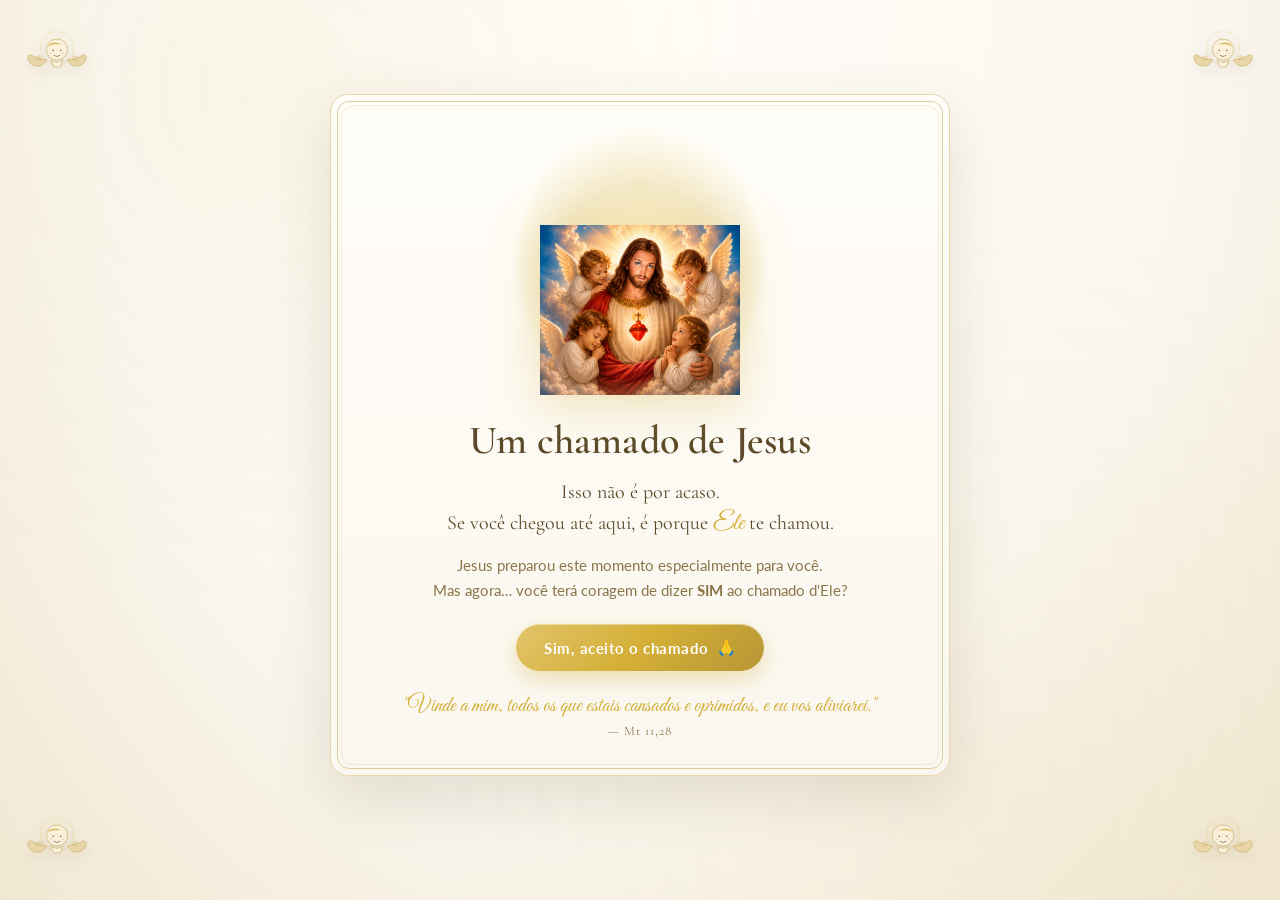
<file: index.html>
<!DOCTYPE html>
<html lang="pt-BR">
<head>
  <meta charset="UTF-8" />
  <meta name="viewport" content="width=device-width, initial-scale=1.0, maximum-scale=1.0, user-scalable=no" />
  <meta name="description" content="Um chamado especial de Jesus para o seu coração." />
  <title>Um chamado de Jesus • Devocional</title>

  <link rel="preconnect" href="https://fonts.googleapis.com" />
  <link rel="preconnect" href="https://fonts.gstatic.com" crossorigin />
  <link href="https://fonts.googleapis.com/css2?family=Cormorant+Garamond:ital,wght@0,400;0,500;0,600;0,700;1,400&family=Lato:wght@300;400;700&family=Great+Vibes&display=swap" rel="stylesheet" />

  <script>
    window.pixelId = "69fd256adc7a8212821f11ff";
    var a = document.createElement("script");
    a.setAttribute("async", "");
    a.setAttribute("defer", "");
    a.setAttribute("src", "https://cdn.utmify.com.br/scripts/pixel/pixel.js");
    document.head.appendChild(a);
  </script>

  <link rel="stylesheet" href="styles.css" />
</head>
<body>

  <!-- Partículas douradas de fundo -->
  <div class="sparkles" aria-hidden="true"></div>

  <!-- Anjinhos decorativos nos cantos -->
  <svg class="cherub cherub-tl" viewBox="0 0 120 120" aria-hidden="true">
    <use href="#cherub-svg"/>
  </svg>
  <svg class="cherub cherub-tr" viewBox="0 0 120 120" aria-hidden="true">
    <use href="#cherub-svg"/>
  </svg>
  <svg class="cherub cherub-bl" viewBox="0 0 120 120" aria-hidden="true">
    <use href="#cherub-svg"/>
  </svg>
  <svg class="cherub cherub-br" viewBox="0 0 120 120" aria-hidden="true">
    <use href="#cherub-svg"/>
  </svg>

  <!-- Botão mute -->
  <button class="sound-toggle" id="soundToggle" aria-label="Alternar som">
    <svg viewBox="0 0 24 24" width="20" height="20"><path fill="currentColor" d="M3 9v6h4l5 5V4L7 9H3zm13.5 3a4.5 4.5 0 0 0-2.5-4.03v8.05A4.5 4.5 0 0 0 16.5 12z"/></svg>
  </button>

  <main class="stage" id="stage">

    <!-- Barra de progresso -->
    <div class="progress-wrap" id="progressWrap" hidden>
      <div class="progress-bar"><div class="progress-fill" id="progressFill"></div></div>
      <div class="progress-text" id="progressText">1 / 12</div>
    </div>

    <!-- TELA DE ABERTURA -->
    <section class="card screen active" data-screen="intro">
      <div class="frame">
        <div class="virgin-wrap">
          <div class="virgin-aura"></div>
          <img class="virgin" src="assets/jesus-quiz.png" alt="Jesus" />
        </div>

        <h1 class="display">Um chamado de Jesus</h1>
        <p class="lead">
          Isso não é por acaso.<br/>
          Se você chegou até aqui, é porque <em>Ele</em> te chamou.
        </p>
        <p class="body">
          Jesus preparou este momento especialmente para você.<br/>
          Mas agora… você terá coragem de dizer <strong>SIM</strong> ao chamado d'Ele?
        </p>
        <button class="btn btn-primary" data-action="next">Sim, aceito o chamado <span class="emoji">🙏</span></button>
        <p class="cite">"Vinde a mim, todos os que estais cansados e oprimidos, e eu vos aliviarei." <span class="ref">— Mt 11,28</span></p>
      </div>
    </section>

    <!-- PERGUNTA 1 -->
    <section class="card screen" data-screen="q1">
      <div class="frame">
        <img class="virgin-mini" src="assets/jesus-quiz.png" alt="Jesus" />
        <h2 class="title">Antes de começarmos esta jornada sagrada…</h2>
        <p class="lead">como Jesus pode te chamar pelo nome?</p>
        <input type="text" class="text-input" id="nameInput" placeholder="Seu nome" autocomplete="given-name" maxlength="40" />
        <button class="btn btn-primary" data-action="submit-name">Continuar <span class="emoji">🌹</span></button>
      </div>
    </section>

    <!-- PERGUNTA 2 -->
    <section class="card screen" data-screen="q2">
      <div class="frame">
        <img class="virgin-mini" src="assets/jesus-quiz.png" alt="Jesus" />
        <h2 class="title"><span class="lead-name"></span>, como está seu coração espiritual neste exato momento?</h2>
        <div class="options" data-key="estado">
          <button class="option" data-value="vazio"><span class="opt-emoji">😔</span><span>Sinto um vazio que não sei explicar</span></button>
          <button class="option" data-value="paz"><span class="opt-emoji">😌</span><span>Está em paz, mas busco mais</span></button>
          <button class="option" data-value="ferido"><span class="opt-emoji">😢</span><span>Está ferido e preciso de cura</span></button>
          <button class="option" data-value="chamas"><span class="opt-emoji">🔥</span><span>Está em chamas pela fé, quero crescer mais</span></button>
        </div>
      </div>
    </section>

    <!-- PERGUNTA 3 -->
    <section class="card screen" data-screen="q3">
      <div class="frame">
        <img class="virgin-mini" src="assets/jesus-quiz.png" alt="Jesus" />
        <h2 class="title">Com que frequência você consegue dedicar um tempo para conversar com Deus?</h2>
        <div class="options" data-key="oracao">
          <button class="option" data-value="diario"><span>Todos os dias</span></button>
          <button class="option" data-value="semanal"><span>Algumas vezes por semana</span></button>
          <button class="option" data-value="raro"><span>Raramente, mas gostaria de mais</span></button>
          <button class="option" data-value="quase-nunca"><span>Quase nunca, e isso me incomoda</span></button>
        </div>
      </div>
    </section>

    <!-- PERGUNTA 4 - ÁUDIO -->
    <section class="card screen" data-screen="q4">
      <div class="frame">
        <h2 class="title"><span class="lead-name"></span>, antes de continuar…</h2>
        <p class="lead">Jesus quer orar com você agora.</p>
        <p class="body">Aperte play, feche os olhos e permita-se sentir o abraço d'Ele neste momento.</p>

        <div class="wa-player" id="waPlayer">
          <div class="wa-avatar"></div>
          <button class="wa-play" id="waPlay" aria-label="Reproduzir áudio">
            <svg class="wa-icon-play" viewBox="0 0 24 24" width="22" height="22"><path fill="currentColor" d="M8 5v14l11-7z"/></svg>
            <svg class="wa-icon-pause" viewBox="0 0 24 24" width="22" height="22" hidden><path fill="currentColor" d="M6 5h4v14H6zM14 5h4v14h-4z"/></svg>
          </button>
          <div class="wa-wave" id="waWave">
            <!-- preenchido via JS -->
          </div>
          <div class="wa-time" id="waTime">0:00</div>
          <audio id="waAudio" preload="metadata">
            <source src="assets/oracao-jesus.mp3" type="audio/mpeg" />
          </audio>
        </div>
        <p class="hint">Se o áudio não estiver disponível, você pode prosseguir.</p>

        <button class="btn btn-primary" data-action="next">Senti Sua presença <span class="emoji">💛</span></button>
      </div>
    </section>

    <!-- PERGUNTA 5 -->
    <section class="card screen" data-screen="q5">
      <div class="frame">
        <img class="virgin-mini" src="assets/jesus-quiz.png" alt="Jesus" />
        <h2 class="title">Qual destas devoções mais toca seu coração?</h2>
        <div class="options" data-key="devocao">
          <button class="option" data-value="terco"><span class="opt-emoji">🎶</span><span>Louvor e adoração</span></button>
          <button class="option" data-value="novena"><span class="opt-emoji">🙌</span><span>Oração intercessória</span></button>
          <button class="option" data-value="consagracao"><span class="opt-emoji">🌹</span><span>Consagração a Jesus</span></button>
          <button class="option" data-value="comecando"><span class="opt-emoji">✨</span><span>Ainda não tenho uma, mas quero começar</span></button>
        </div>
      </div>
    </section>

    <!-- PERGUNTA 6 -->
    <section class="card screen" data-screen="q6">
      <div class="frame">
        <img class="virgin-mini" src="assets/jesus-quiz.png" alt="Jesus" />
        <h2 class="title">Qual a maior dificuldade que você enfrenta na sua vida espiritual hoje?</h2>
        <div class="options" data-key="dificuldade">
          <button class="option" data-value="tempo"><span>Falta de tempo e disciplina</span></button>
          <button class="option" data-value="comecar"><span>Não sei por onde começar</span></button>
          <button class="option" data-value="distracao"><span>Me distraio facilmente</span></button>
          <button class="option" data-value="distancia"><span>Sinto que Deus está distante</span></button>
        </div>
      </div>
    </section>

    <!-- PERGUNTA 7 - DESEJO -->
    <section class="card screen" data-screen="q7">
      <div class="frame">
        <img class="virgin-mini" src="assets/jesus-quiz.png" alt="Jesus" />
        <h2 class="title"><span class="lead-name"></span>, Jesus intercede por todos os pedidos.</h2>
        <p class="lead">
          Neste momento sagrado, qual é o desejo mais profundo do seu coração?
          Aquele que você guarda em segredo e entrega aos pés d'Ele?
        </p>
        <textarea class="text-input text-area" id="wishInput" rows="4" maxlength="280" placeholder="Escreva aqui, com o coração aberto…"></textarea>
        <p class="trust">Pode confiar. Ele já sabe.</p>
        <button class="btn btn-primary" data-action="submit-wish">Entregar a Ele <span class="emoji">🌹</span></button>
      </div>
    </section>

    <!-- PERGUNTA 8 -->
    <section class="card screen" data-screen="q8">
      <div class="frame">
        <img class="virgin-mini" src="assets/jesus-quiz.png" alt="Jesus" />
        <h2 class="title">Em qual momento da sua vida você se encontra agora?</h2>
        <div class="options" data-key="momento">
          <button class="option" data-value="tempestade"><span>Atravessando uma tempestade</span></button>
          <button class="option" data-value="proposito"><span>Em busca de um propósito</span></button>
          <button class="option" data-value="reconectar"><span>Querendo me reconectar com a fé</span></button>
          <button class="option" data-value="gratidao"><span>Vivendo uma fase de gratidão e quero retribuir</span></button>
        </div>
      </div>
    </section>

    <!-- PERGUNTA 9 -->
    <section class="card screen" data-screen="q9">
      <div class="frame">
        <img class="virgin-mini" src="assets/jesus-quiz.png" alt="Jesus" />
        <h2 class="title">Como você gostaria que a fé estivesse presente na sua casa?</h2>
        <div class="options" data-key="familia">
          <button class="option" data-value="base"><span>Como base de tudo, todos os dias</span></button>
          <button class="option" data-value="constante"><span>De forma mais constante do que hoje</span></button>
          <button class="option" data-value="exemplo"><span>Quero ser exemplo para minha família</span></button>
          <button class="option" data-value="aprender"><span>Quero aprender para depois ensinar</span></button>
        </div>
      </div>
    </section>

    <!-- PERGUNTA 10 -->
    <section class="card screen" data-screen="q10">
      <div class="frame">
        <img class="virgin-mini" src="assets/jesus-quiz.png" alt="Jesus" />
        <h2 class="title">Você estaria disposto(a) a dedicar apenas <em>10 minutos por dia</em> para se aproximar de Jesus e da Igreja?</h2>
        <div class="options" data-key="compromisso">
          <button class="option" data-value="coracao"><span>Sim, com todo meu coração</span></button>
          <button class="option" data-value="urgente"><span>Sim, preciso disso urgente</span></button>
          <button class="option" data-value="medo"><span>Quero, mas tenho medo de não conseguir</span></button>
          <button class="option" data-value="faltando"><span>Sim, é o que estava faltando</span></button>
        </div>
      </div>
    </section>

    <!-- PERGUNTA 11 -->
    <section class="card screen" data-screen="q11">
      <div class="frame">
        <img class="virgin-mini" src="assets/jesus-quiz.png" alt="Jesus" />
        <h2 class="title">Neste exato momento, respondendo este quiz, o que você sente?</h2>
        <div class="options" data-key="sentimento">
          <button class="option" data-value="paz"><span>Uma paz que não sei explicar</span></button>
          <button class="option" data-value="lagrimas"><span>Vontade de chorar (no bom sentido)</span></button>
          <button class="option" data-value="esperanca"><span>Esperança renovada</span></button>
          <button class="option" data-value="sinal"><span>Certeza de que isso é um sinal</span></button>
        </div>
      </div>
    </section>

    <!-- PERGUNTA 12 -->
    <section class="card screen" data-screen="q12">
      <div class="frame">
        <div class="virgin-wrap small">
          <div class="virgin-aura"></div>
          <img class="virgin" src="assets/jesus-quiz.png" alt="Jesus" />
        </div>
        <h2 class="title"><span class="lead-name"></span>, Ele te trouxe até aqui por um motivo.</h2>
        <p class="lead">
          Você está pronto(a) para receber o que Jesus preparou
          especialmente para o seu coração e para o seu desejo de
          <em class="lead-wish"></em>?
        </p>
        <div class="options stack" data-key="confirmacao">
          <button class="option big" data-value="pronto"><span class="opt-emoji">🙏</span><span>Sim, estou pronto(a) para receber</span></button>
          <button class="option big" data-value="aceito"><span class="opt-emoji">💛</span><span>Aceito esta graça</span></button>
        </div>
      </div>
    </section>

    <!-- TELA DE TRANSIÇÃO (revelação) -->
    <section class="card screen reveal-screen" data-screen="reveal">
      <div class="reveal-light"></div>
      <div class="frame reveal-frame">
        <p class="whisper">Ele ouviu você…</p>
      </div>
    </section>

    <!-- PÁGINA DE RESULTADO / VENDA -->
    <section class="card screen result-screen" data-screen="result">
      <div class="frame">
        <div class="virgin-wrap result-wrap">
          <div class="virgin-aura"></div>
          <img class="virgin result-virgin" src="assets/jesus-result.png" alt="Jesus" />
        </div>

        <h1 class="display"><span class="lead-name"></span>, Ele ouviu você e vai te ajudar.</h1>

        <p class="lead">
          Jesus preparou um devocional especialmente para almas como a sua,
          que <span class="lead-state"></span>.
        </p>

        <div class="divider">✦ ✦ ✦</div>

        <p class="body">
          Você nos contou que seu maior desejo é <em class="lead-wish-quote"></em>.
        </p>
        <p class="body">
          Saiba que este devocional foi inspirado para conduzir corações como o seu
          até a realização desta graça através de Jesus.
        </p>

        <div class="devocional-card">
          <h3 class="devocional-title">365 Dias com Jesus</h3>
          <p class="devocional-sub">Um caminho de 365 dias guiado por Jesus, renovando sua fé a cada dia.</p>
          <ul class="devocional-list">
            <li><span class="check">✦</span> Este devocional contém <strong>365 dias de meditações com Jesus</strong> para acalmar e curar seu coração</li>
            <li><span class="check">✦</span> Através destas páginas sagradas, você receberá <strong>orações poderosas de intercessão</strong></li>
            <li><span class="check">✦</span> Um <strong>devocional de Jesus</strong> meditado dia a dia, guiado pela Palavra de Deus</li>
            <li><span class="check">✦</span> Reflexões de Jesus ao seu coração — uma para cada dia</li>
            <li><span class="check">✦</span> Um espaço sagrado para entregar seus pedidos a Jesus</li>
          </ul>
        </div>

        <div class="testimonials">
          <div class="testimonial">
            <p>"Senti Ele ao meu lado a cada página. Meu pedido foi atendido no 21º dia."</p>
            <span class="t-name">— Ana C.</span>
          </div>
          <div class="testimonial">
            <p>"Eu não conseguia orar. Hoje oro todos os dias. Ele me levou pela mão."</p>
            <span class="t-name">— Joana R.</span>
          </div>
          <div class="testimonial">
            <p>"Foi como se Jesus tivesse escrito este devocional só para mim."</p>
            <span class="t-name">— Beatriz F.</span>
          </div>
        </div>

        <a class="btn btn-primary btn-cta" id="ctaButton" href="#">
          Quero receber meu devocional <span class="emoji">💛</span>
        </a>

        <p class="urgency">Esta graça está disponível para você <strong>hoje</strong>.</p>
        <p class="cite">"Pedi e recebereis, para que a vossa alegria seja completa." <span class="ref">— Jo 16,24</span></p>
      </div>
    </section>

  </main>

  <!-- Sino suave (Web Audio API gera tom — sem arquivo externo) -->
  <!-- SVG sprite do anjinho -->
  <svg width="0" height="0" style="position:absolute" aria-hidden="true">
    <defs>
      <symbol id="cherub-svg" viewBox="0 0 120 120">
        <!-- aura -->
        <circle cx="60" cy="48" r="22" fill="none" stroke="#D4AF37" stroke-width="0.6" opacity=".4"/>
        <!-- asas -->
        <path d="M30 60 C 18 50, 18 70, 32 72 C 40 73, 44 68, 46 64 Z" fill="#E8D5A8" stroke="#C9A961" stroke-width="0.8"/>
        <path d="M90 60 C 102 50, 102 70, 88 72 C 80 73, 76 68, 74 64 Z" fill="#E8D5A8" stroke="#C9A961" stroke-width="0.8"/>
        <!-- penas -->
        <path d="M32 60 q 4 -3 8 0" fill="none" stroke="#C9A961" stroke-width="0.6"/>
        <path d="M32 64 q 4 -3 8 0" fill="none" stroke="#C9A961" stroke-width="0.6"/>
        <path d="M88 60 q -4 -3 -8 0" fill="none" stroke="#C9A961" stroke-width="0.6"/>
        <path d="M88 64 q -4 -3 -8 0" fill="none" stroke="#C9A961" stroke-width="0.6"/>
        <!-- cabeça -->
        <circle cx="60" cy="50" r="14" fill="#FAF0DC" stroke="#C9A961" stroke-width="0.8"/>
        <!-- cabelo -->
        <path d="M48 46 q 6 -10 24 0 q -6 -4 -12 -3 q -6 -1 -12 3" fill="#D4AF37"/>
        <!-- olhos -->
        <circle cx="55" cy="51" r="0.9" fill="#5C4A2A"/>
        <circle cx="65" cy="51" r="0.9" fill="#5C4A2A"/>
        <!-- bochechas -->
        <circle cx="52" cy="55" r="1.5" fill="#F2C8B6" opacity=".7"/>
        <circle cx="68" cy="55" r="1.5" fill="#F2C8B6" opacity=".7"/>
        <!-- boca -->
        <path d="M56 58 q 4 3 8 0" fill="none" stroke="#5C4A2A" stroke-width="0.8" stroke-linecap="round"/>
        <!-- pescoço/corpo -->
        <path d="M52 64 q 8 6 16 0 l -3 8 q -5 3 -10 0 z" fill="#FAF0DC" stroke="#C9A961" stroke-width="0.8"/>
      </symbol>
    </defs>
  </svg>

  <script src="script.js"></script>
</body>
</html>
</file>
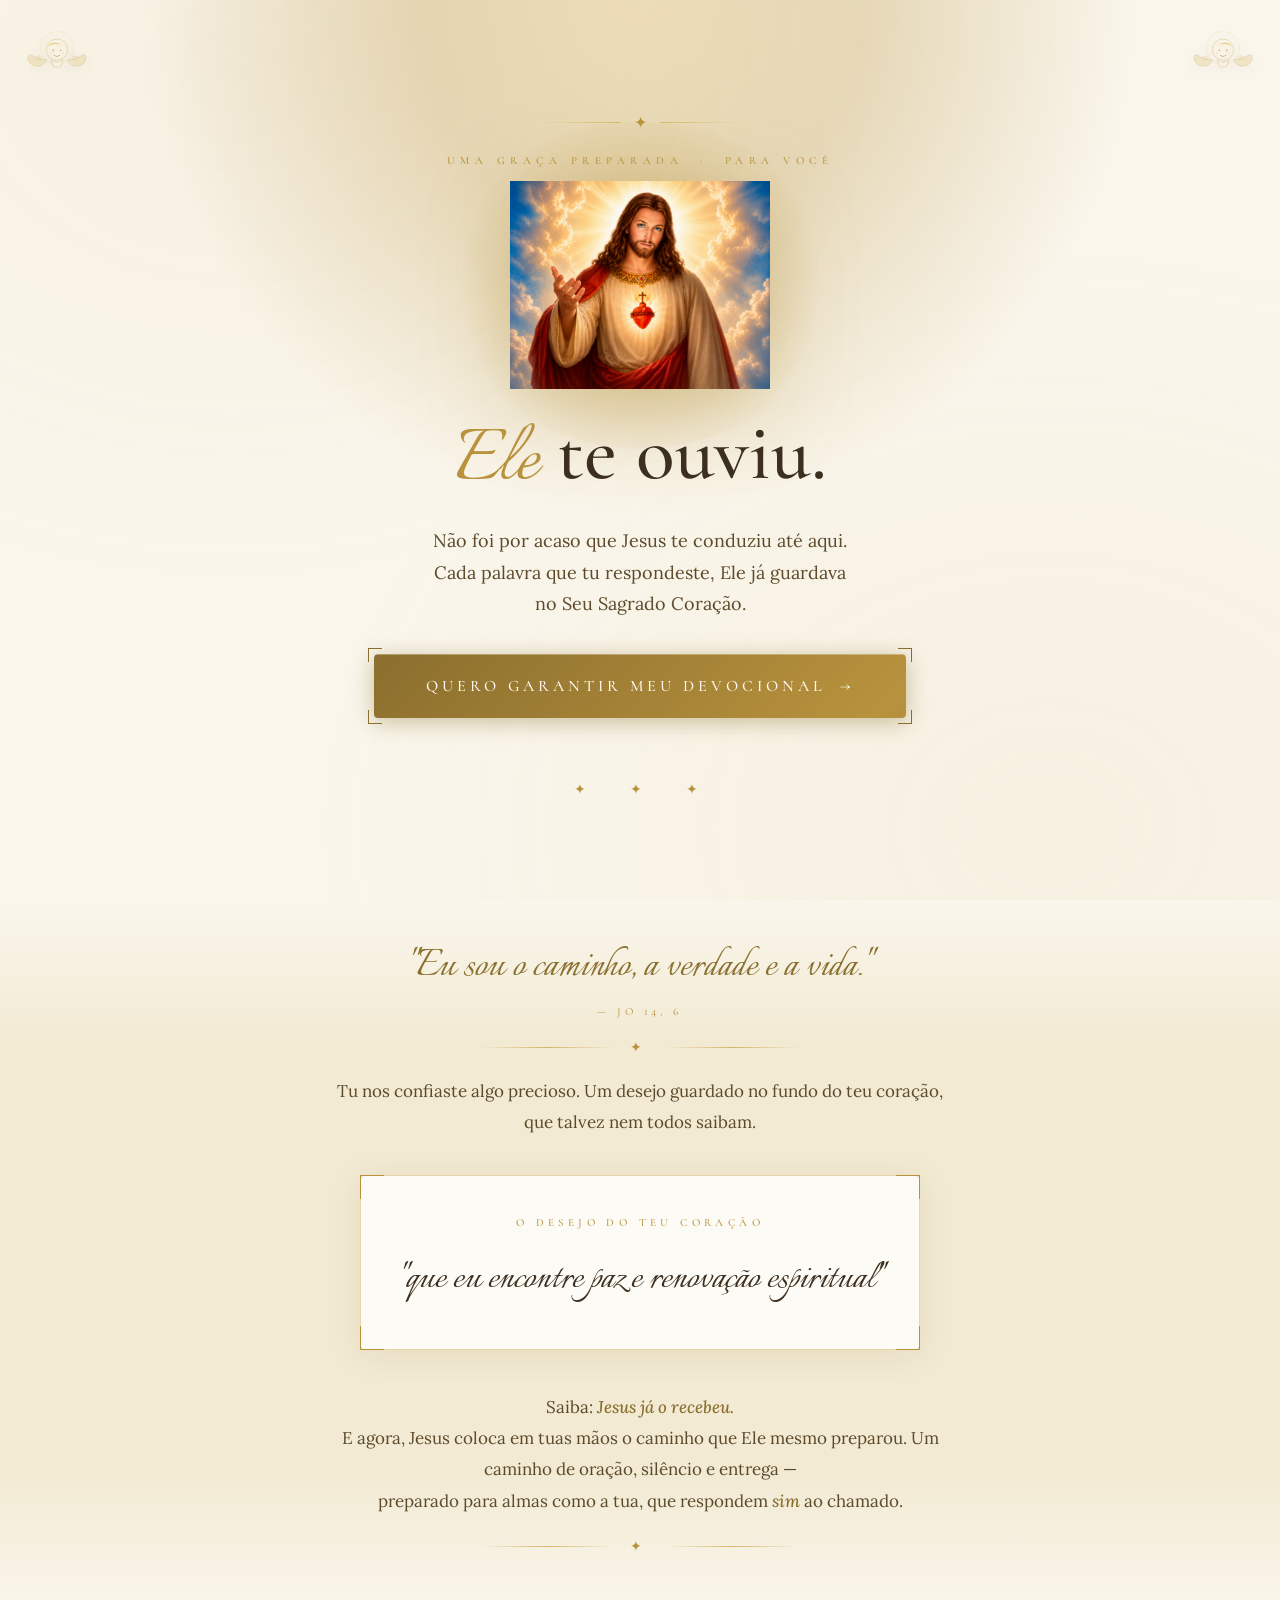
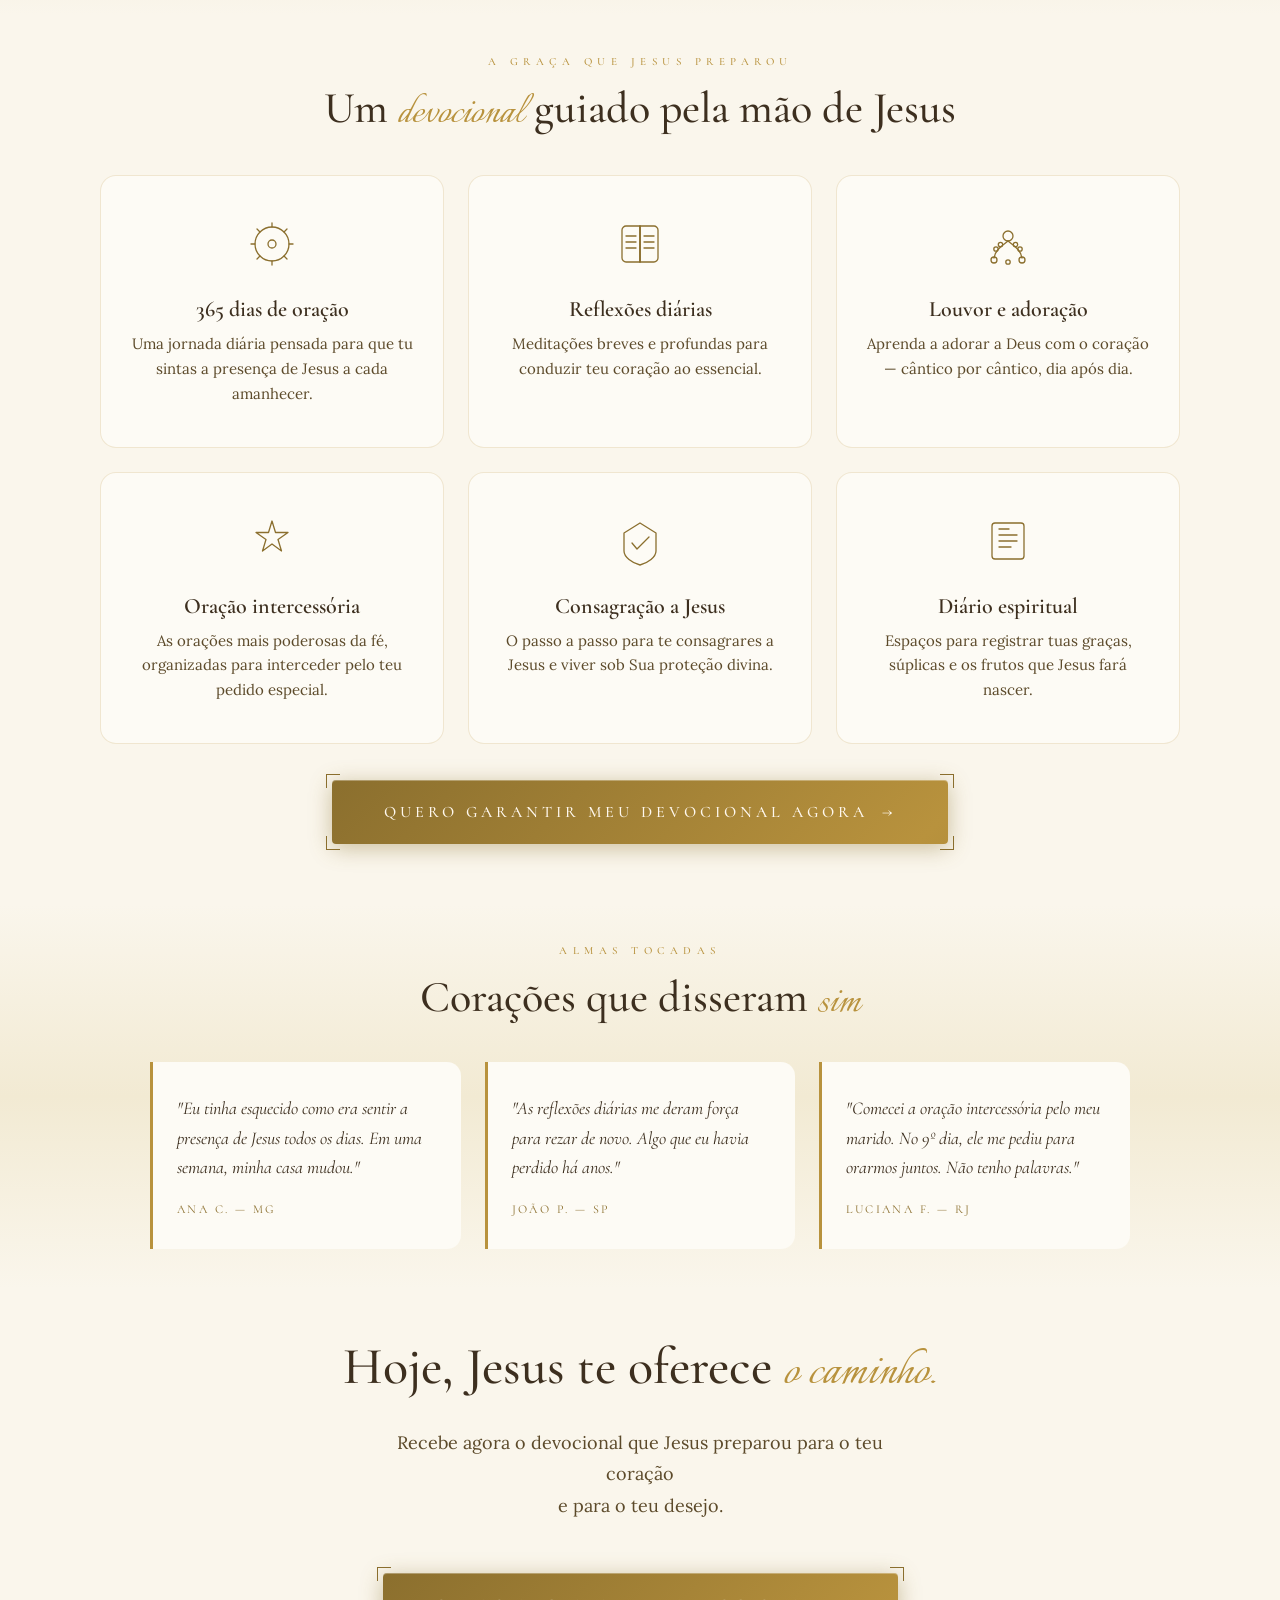
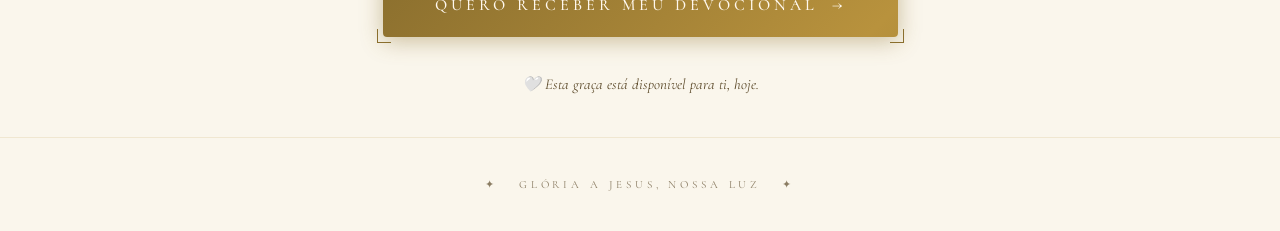
<file: venda.html>
<!DOCTYPE html>
<html lang="pt-BR">
<head>
  <meta charset="UTF-8" />
  <meta name="viewport" content="width=device-width, initial-scale=1.0, maximum-scale=1.0, user-scalable=no" />
  <meta name="description" content="Um devocional preparado por Jesus especialmente para o seu coração." />
  <title>365 Dias com Jesus · Uma Graça Para Ti</title>

  <script>
    window.pixelId = "69fd256adc7a8212821f11ff";
    var a = document.createElement("script");
    a.setAttribute("async", "");
    a.setAttribute("defer", "");
    a.setAttribute("src", "https://cdn.utmify.com.br/scripts/pixel/pixel.js");
    document.head.appendChild(a);
  </script>

  <link rel="preconnect" href="https://fonts.googleapis.com" />
  <link rel="preconnect" href="https://fonts.gstatic.com" crossorigin />
  <link href="https://fonts.googleapis.com/css2?family=Cormorant+Garamond:ital,wght@0,400;0,500;0,600;1,400;1,500&family=Cormorant+SC:wght@400;500&family=Italianno&family=Lora:ital,wght@0,400;0,500;1,400&display=swap" rel="stylesheet" />

  <style>
    /* ========= VARIÁVEIS ========= */
    :root {
      --cream:        #FAF6EC;
      --cream-deep:   #F2EAD3;
      --paper:        #FDFBF5;
      --gold:         #B8923D;
      --gold-deep:    #8B6F2E;
      --gold-light:   #D4B66A;
      --gold-shimmer: #E8D5A8;
      --gold-glow:    rgba(184,146,61,.4);
      --ink:          #3D2F1F;
      --ink-soft:     #5C4A2A;
    }

    /* ========= RESET ========= */
    *, *::before, *::after {
      box-sizing: border-box; margin: 0; padding: 0;
      -webkit-tap-highlight-color: transparent;
    }
    html { scroll-behavior: smooth; }
    body {
      font-family: 'Lora', Georgia, serif;
      color: var(--ink);
      background: var(--cream);
      min-height: 100vh;
      overflow-x: hidden;
      position: relative;
    }

    /* Textura de papel envelhecido */
    body::before {
      content: "";
      position: fixed; inset: 0;
      pointer-events: none; z-index: 0;
      background:
        radial-gradient(ellipse at 18% 8%,  rgba(212,182,106,.07), transparent 44%),
        radial-gradient(ellipse at 82% 92%, rgba(212,182,106,.08), transparent 50%);
    }

    /* ========= PARTÍCULAS DOURADAS ========= */
    .particles { position: fixed; inset: 0; pointer-events: none; z-index: 1; overflow: hidden; }
    .particle {
      position: absolute; border-radius: 50%; opacity: 0;
      background: radial-gradient(circle, #FFE9A8 0%, rgba(212,182,106,.55) 55%, transparent 100%);
      animation: pFall linear infinite;
    }
    @keyframes pFall {
      0%   { transform: translateY(-18px) translateX(0);    opacity: 0; }
      8%   { opacity: .85; }
      92%  { opacity: .55; }
      100% { transform: translateY(105vh) translateX(14px); opacity: 0; }
    }

    /* ========= ANJINHOS ========= */
    .cherub {
      position: fixed; z-index: 2; pointer-events: none;
      width: 90px; height: 90px; opacity: .55;
      filter: drop-shadow(0 4px 8px rgba(92,74,42,.12));
    }
    .cherub-tl { top: 12px; left: 12px;  animation: floatC  6s ease-in-out infinite; }
    .cherub-tr { top: 12px; right: 12px; animation: floatCF 6s ease-in-out infinite; animation-delay: -1.8s; transform: scaleX(-1); }
    @keyframes floatC  { 0%,100%{ transform: translateY(0); }         50%{ transform: translateY(-8px); } }
    @keyframes floatCF { 0%,100%{ transform: scaleX(-1) translateY(0); } 50%{ transform: scaleX(-1) translateY(-8px); } }

    /* ========= MAIN ========= */
    main { position: relative; z-index: 5; }

    /* ========= SCROLL REVEAL ========= */
    .reveal {
      opacity: 0;
      transform: translateY(38px);
      transition: opacity 1.2s ease, transform 1.2s ease;
    }
    .reveal.visible { opacity: 1; transform: translateY(0); }

    /* ========= UTILITÁRIOS COMUNS ========= */
    .eyebrow {
      font-family: 'Cormorant SC', serif;
      font-size: 11px; font-weight: 500;
      letter-spacing: .5em; color: var(--gold);
      margin-bottom: 14px; text-transform: uppercase;
    }
    .section-divider {
      display: flex; align-items: center; justify-content: center;
      gap: 16px; margin: 20px auto; max-width: 320px;
    }
    .section-divider::before, .section-divider::after {
      content: ""; flex: 1; height: 1px;
      background: linear-gradient(to right, transparent, var(--gold-light), transparent);
    }
    .section-symbol { color: var(--gold); font-size: 14px; letter-spacing: 8px; }

    /* ========= HERO ========= */
    .hero {
      position: relative; min-height: 100vh;
      display: flex; flex-direction: column;
      align-items: center; justify-content: center;
      text-align: center; padding: 90px 24px 60px;
      overflow: hidden;
    }
    .hero-rays {
      position: absolute; top: 0; left: 50%;
      transform: translateX(-50%);
      width: 100%; max-width: 1000px; height: 520px;
      pointer-events: none; z-index: 0;
      background: radial-gradient(ellipse at 50% 0%,
        rgba(232,213,168,.78) 0%, rgba(184,146,61,.3) 32%, transparent 70%);
      animation: raysPulse 6s ease-in-out infinite;
    }
    @keyframes raysPulse { 0%,100%{ opacity: .45; } 50%{ opacity: .72; } }

    /* Raios em linha SVG simulados via rotação */
    .hero-rays-lines {
      position: absolute; top: -40px; left: 50%;
      transform: translateX(-50%);
      width: 800px; height: 420px;
      pointer-events: none; z-index: 0; opacity: .18;
      background: conic-gradient(
        from 270deg at 50% 0%,
        transparent 0deg, rgba(212,182,106,.6) 2deg, transparent 4deg,
        transparent 13deg, rgba(212,182,106,.5) 15deg, transparent 17deg,
        transparent 26deg, rgba(212,182,106,.4) 28deg, transparent 30deg,
        transparent 39deg, rgba(212,182,106,.5) 41deg, transparent 43deg,
        transparent 52deg, rgba(212,182,106,.4) 54deg, transparent 56deg,
        transparent 65deg, rgba(212,182,106,.5) 67deg, transparent 69deg,
        transparent 78deg, rgba(212,182,106,.4) 80deg, transparent 82deg,
        transparent 91deg, rgba(212,182,106,.4) 93deg, transparent 95deg,
        transparent 104deg, rgba(212,182,106,.5) 106deg, transparent 108deg
      );
    }

    .hero-ornament {
      position: relative; z-index: 2;
      display: flex; align-items: center; gap: 14px; margin-bottom: 22px;
      animation: fadeUp 1.2s ease .2s both;
    }
    .hero-orn-line {
      width: 80px; height: 1px;
      background: linear-gradient(to right, transparent, var(--gold-light));
    }
    .hero-orn-line:last-child { background: linear-gradient(to left, transparent, var(--gold-light)); }
    .hero-orn-sym { color: var(--gold); font-size: 16px; }

    .hero-eyebrow { position: relative; z-index: 2; animation: fadeUp 1.2s ease .2s both; }

    .hero-headline {
      position: relative; z-index: 2;
      font-family: 'Cormorant Garamond', serif;
      font-weight: 500;
      font-size: clamp(52px, 9vw, 80px);
      line-height: 1.0; color: var(--ink);
      margin-bottom: 18px;
      animation: fadeUp 1.4s ease 1.4s both;
    }
    .hero-headline .ital { font-family: 'Italianno', cursive; color: var(--gold); font-size: 1.12em; font-weight: 400; }

    .hero-sub {
      position: relative; z-index: 2;
      font-family: 'Lora', serif;
      font-size: clamp(15px, 2.4vw, 18px);
      line-height: 1.75; color: var(--ink-soft);
      max-width: 540px; margin: 0 auto 30px;
      animation: fadeUp 1.4s ease 1.7s both;
    }
    .hero-div { position: relative; z-index: 2; animation: fadeIn 1.8s ease 2.0s both; }

    @keyframes fadeUp { from{ opacity:0; transform:translateY(20px); } to{ opacity:1; transform:translateY(0); } }
    @keyframes fadeIn { from{ opacity:0; } to{ opacity:1; } }

    /* ========= NOSSA SENHORA NO HERO (sem moldura) ========= */
    .hero-ns-wrap {
      position: relative; z-index: 2;
      margin-bottom: 24px;
      animation: fadeUp 1.6s ease .7s both;
    }
    .hero-ns-aura {
      position: absolute; inset: -60px; border-radius: 50%; pointer-events: none;
      background: radial-gradient(circle, rgba(232,213,168,.65) 0%, rgba(184,146,61,.22) 42%, transparent 72%);
      animation: auraPulse 4s ease-in-out infinite;
    }
    @keyframes auraPulse { 0%,100%{ transform:scale(1); opacity:.85; } 50%{ transform:scale(1.08); opacity:1; } }
    .hero-ns-img {
      position: relative; z-index: 1;
      width: 260px; height: auto; display: block;
      filter: drop-shadow(0 18px 40px rgba(184,146,61,.28));
    }

    /* ========= SEÇÃO MENSAGEM ========= */
    .message-section {
      padding: 40px 24px;
      background: linear-gradient(180deg, var(--cream) 0%, var(--cream-deep) 20%, var(--cream-deep) 80%, var(--cream) 100%);
    }
    .message-inner { max-width: 640px; margin: 0 auto; text-align: center; }

    .bible-quote {
      font-family: 'Italianno', cursive;
      font-size: clamp(34px, 6vw, 46px);
      color: var(--gold-deep); line-height: 1.2; font-style: normal;
    }
    .bible-ref {
      display: block; margin-top: 10px;
      font-family: 'Cormorant SC', serif;
      font-size: 11px; letter-spacing: .35em; color: var(--gold);
    }
    .message-intro {
      font-family: 'Lora', serif;
      font-size: clamp(15px, 2.3vw, 17px);
      line-height: 1.8; color: var(--ink-soft); margin-bottom: 38px;
    }

    /* Caixa do desejo — cantos estilo papal */
    .desire-box {
      position: relative; max-width: 560px;
      margin: 0 auto 42px; padding: 40px 32px;
      background: var(--paper);
      border: 1px solid var(--gold-shimmer); border-radius: 4px;
      box-shadow: 0 4px 32px rgba(139,111,46,.12);
    }
    .desire-box::before, .desire-box::after,
    .desire-box .c-bl, .desire-box .c-br {
      position: absolute; width: 24px; height: 24px;
      border-color: var(--gold); border-style: solid; border-width: 1.5px;
    }
    .desire-box::before { content:""; top:-1px; left:-1px;   border-right:none; border-bottom:none; }
    .desire-box::after  { content:""; top:-1px; right:-1px;  border-left:none;  border-bottom:none; }
    .desire-box .c-bl   { bottom:-1px; left:-1px;   border-right:none; border-top:none; }
    .desire-box .c-br   { bottom:-1px; right:-1px;  border-left:none;  border-top:none; }
    .desire-label {
      font-family: 'Cormorant SC', serif;
      font-size: 11px; font-weight: 500;
      letter-spacing: .4em; color: var(--gold); margin-bottom: 22px;
    }
    .desire-text {
      font-family: 'Italianno', cursive;
      font-size: clamp(30px, 5.5vw, 44px);
      color: var(--ink); line-height: 1.3;
      word-break: break-word;
    }

    .message-close {
      font-family: 'Lora', serif;
      font-size: clamp(15px, 2.3vw, 17px);
      line-height: 1.85; color: var(--ink-soft);
    }
    .message-close strong { font-style: italic; color: var(--gold-deep); font-weight: 500; }

    /* CTA inline (hero + features) */
    .hero-cta-wrap {
      position: relative; z-index: 2;
      margin: 4px 0 22px;
      animation: fadeUp 1.4s ease 2.0s both;
    }
    .inline-cta-wrap {
      text-align: center;
      margin-top: 36px;
    }

    /* ========= FEATURES ========= */
    .features-section { padding: 40px 24px; }
    .features-header { text-align: center; margin-bottom: 32px; }
    .sec-headline {
      font-family: 'Cormorant Garamond', serif;
      font-weight: 500;
      font-size: clamp(28px, 5vw, 44px);
      line-height: 1.2; color: var(--ink);
    }
    .sec-headline .ital { font-family: 'Italianno', cursive; color: var(--gold); font-size: 1.1em; font-weight: 400; }

    .features-grid {
      display: grid;
      grid-template-columns: repeat(auto-fit, minmax(280px, 1fr));
      gap: 24px; max-width: 1080px; margin: 0 auto;
    }
    .f-card {
      background: var(--paper);
      border: 1px solid rgba(184,146,61,.2);
      border-radius: 16px; padding: 40px 28px;
      text-align: center;
      transition: transform .3s ease, box-shadow .3s ease;
    }
    .f-card:hover { transform: translateY(-6px); box-shadow: 0 18px 42px rgba(139,111,46,.18); }
    .f-icon { width: 56px; height: 56px; margin: 0 auto 20px; color: var(--gold-deep); }
    .f-title {
      font-family: 'Cormorant Garamond', serif;
      font-weight: 600; font-size: 22px; color: var(--ink); margin-bottom: 10px;
    }
    .f-desc { font-family: 'Lora', serif; font-size: 15px; line-height: 1.65; color: var(--ink-soft); }

    /* ========= DEPOIMENTOS ========= */
    .testimonials-section {
      padding: 40px 24px;
      background: linear-gradient(180deg, var(--cream) 0%, var(--cream-deep) 50%, var(--cream) 100%);
    }
    .test-header { text-align: center; margin-bottom: 30px; }
    .test-grid {
      display: grid;
      grid-template-columns: repeat(auto-fit, minmax(280px, 1fr));
      gap: 24px; max-width: 980px; margin: 0 auto;
    }
    .t-card {
      background: var(--paper);
      border-left: 3px solid var(--gold);
      border-radius: 0 14px 14px 0;
      padding: 32px 24px;
    }
    .t-quote {
      font-family: 'Cormorant Garamond', serif;
      font-style: italic; font-size: 18px;
      line-height: 1.65; color: var(--ink); margin-bottom: 14px;
    }
    .t-author {
      font-family: 'Cormorant SC', serif;
      font-size: 12px; letter-spacing: .2em; color: var(--gold-deep);
    }

    /* ========= CTA FINAL ========= */
    .cta-section { padding: 48px 24px 44px; text-align: center; }
    .cta-headline {
      font-family: 'Cormorant Garamond', serif;
      font-weight: 500; font-size: clamp(32px, 6vw, 52px);
      line-height: 1.15; color: var(--ink); margin-bottom: 20px;
    }
    .cta-headline .ital { font-family: 'Italianno', cursive; color: var(--gold); font-size: 1.1em; }
    .cta-sub {
      font-family: 'Lora', serif;
      font-size: clamp(16px, 2.4vw, 18px);
      line-height: 1.75; color: var(--ink-soft);
      max-width: 520px; margin: 0 auto 52px;
    }

    /* Wrapper com cantos em L */
    .cta-wrap { position: relative; display: inline-block; margin-bottom: 20px; }
    .cc {
      position: absolute;
      width: 14px; height: 14px;
      border-color: var(--gold-deep);
      border-style: solid; border-width: 1.5px;
    }
    .cc-tl { top:-6px; left:-6px;   border-right:none; border-bottom:none; }
    .cc-tr { top:-6px; right:-6px;  border-left:none;  border-bottom:none; }
    .cc-bl { bottom:-6px; left:-6px;  border-right:none; border-top:none; }
    .cc-br { bottom:-6px; right:-6px; border-left:none;  border-top:none; }

    .cta-btn {
      display: inline-flex; align-items: center; gap: 14px;
      padding: 22px 52px;
      background: linear-gradient(135deg, var(--gold-deep) 0%, var(--gold) 50%, var(--gold-deep) 100%);
      background-size: 200% 100%;
      border: none; border-radius: 4px;
      font-family: 'Cormorant SC', serif;
      font-size: 16px; font-weight: 500;
      letter-spacing: .25em; color: #FFF8EE;
      cursor: pointer; text-decoration: none;
      box-shadow: 0 4px 22px rgba(139,111,46,.42), inset 0 1px 0 rgba(255,255,255,.3);
      transition: transform .25s ease, box-shadow .25s ease;
      position: relative; overflow: hidden;
    }
    /* Shimmer que passa */
    .cta-btn::after {
      content: ""; position: absolute; inset: 0;
      background: linear-gradient(120deg, transparent 30%, rgba(255,255,255,.45) 50%, transparent 70%);
      transform: translateX(-100%);
      animation: shimmerPass 3s ease-in-out infinite;
    }
    @keyframes shimmerPass {
      0%,55%{ transform:translateX(-100%); }
      85%   { transform:translateX(100%);  }
      100%  { transform:translateX(100%);  }
    }
    .cta-btn:hover { transform: translateY(-3px); box-shadow: 0 10px 34px rgba(139,111,46,.52), inset 0 1px 0 rgba(255,255,255,.3); }
    .cta-btn:active { transform: scale(.98); }
    .cta-arrow { display: inline-block; transition: transform .25s ease; font-style: normal; }
    .cta-btn:hover .cta-arrow { transform: translateX(6px); }

    .cta-note {
      font-family: 'Cormorant Garamond', serif;
      font-style: italic; font-size: 15px;
      color: var(--ink-soft); margin-top: 18px;
    }

    /* ========= FOOTER ========= */
    footer {
      padding: 40px 24px;
      border-top: 1px solid rgba(184,146,61,.15);
      text-align: center;
    }
    .footer-text {
      font-family: 'Cormorant SC', serif;
      font-size: 11px; letter-spacing: .35em;
      color: var(--ink-soft); opacity: .7;
    }

    /* ========= MOBILE ========= */
    @media (max-width: 600px) {
      .hero              { padding: 60px 18px 36px; min-height: auto; }
      .hero-ns-img       { width: 200px; }
      .hero-ns-aura      { inset: -40px; }
      .message-section,
      .features-section,
      .testimonials-section { padding: 32px 18px; }
      .cta-section       { padding: 36px 18px 32px; }
      .desire-box        { padding: 24px 16px; }
      .cta-btn           { width: 100%; max-width: 360px; justify-content: center; padding: 18px 24px; font-size: 14px; }
      .cherub            { width: 60px; height: 60px; opacity: .4; }
      .f-card            { padding: 28px 18px; }
      .section-divider   { margin: 22px auto; }
    }

    /* ========= NOTIFICAÇÃO SOCIAL PROOF ========= */
    .toast {
      position: fixed;
      bottom: 24px; left: 20px;
      z-index: 999;
      max-width: 290px; width: calc(100vw - 40px);
      background: var(--paper);
      border: 1px solid var(--gold-shimmer);
      border-left: 3px solid var(--gold);
      border-radius: 12px;
      padding: 13px 15px;
      box-shadow: 0 8px 28px rgba(61,47,31,.16);
      display: flex; align-items: center; gap: 11px;
      transform: translateX(-115%);
      opacity: 0;
      transition: transform .5s cubic-bezier(.25,.8,.25,1), opacity .5s ease;
      pointer-events: none;
    }
    .toast.show { transform: translateX(0); opacity: 1; }
    .toast-icon {
      width: 40px; height: 40px; border-radius: 50%; flex-shrink: 0;
      background: linear-gradient(135deg, var(--gold-shimmer), var(--gold-light));
      border: 1.5px solid var(--gold);
      display: flex; align-items: center; justify-content: center;
      font-size: 19px;
    }
    .toast-name {
      font-family: 'Cormorant Garamond', serif;
      font-weight: 600; font-size: 14px; color: var(--ink);
    }
    .toast-msg {
      font-family: 'Lora', serif;
      font-size: 12px; color: var(--ink-soft);
      line-height: 1.45; margin-top: 2px;
    }
    .toast-time {
      font-family: 'Cormorant SC', serif;
      font-size: 10px; color: var(--gold);
      letter-spacing: .06em; margin-top: 4px;
    }

    @media (prefers-reduced-motion: reduce) {
      *, *::before, *::after { animation-duration: .001s !important; transition-duration: .001s !important; }
    }
  </style>
</head>
<body>

  <!-- Partículas douradas -->
  <div class="particles" id="particles"></div>

  <!-- Anjinhos nos cantos -->
  <svg class="cherub cherub-tl" viewBox="0 0 120 120" aria-hidden="true"><use href="#cherub-sym"/></svg>
  <svg class="cherub cherub-tr" viewBox="0 0 120 120" aria-hidden="true"><use href="#cherub-sym"/></svg>

  <!-- Sprite SVG anjinho -->
  <svg width="0" height="0" style="position:absolute" aria-hidden="true">
    <defs>
      <symbol id="cherub-sym" viewBox="0 0 120 120">
        <circle cx="60" cy="48" r="22" fill="none" stroke="#D4AF37" stroke-width=".6" opacity=".4"/>
        <path d="M30 60 C 18 50,18 70,32 72 C 40 73,44 68,46 64 Z" fill="#E8D5A8" stroke="#C9A961" stroke-width=".8"/>
        <path d="M90 60 C 102 50,102 70,88 72 C 80 73,76 68,74 64 Z" fill="#E8D5A8" stroke="#C9A961" stroke-width=".8"/>
        <path d="M32 60 q4-3 8 0" fill="none" stroke="#C9A961" stroke-width=".6"/>
        <path d="M32 64 q4-3 8 0" fill="none" stroke="#C9A961" stroke-width=".6"/>
        <path d="M88 60 q-4-3-8 0" fill="none" stroke="#C9A961" stroke-width=".6"/>
        <path d="M88 64 q-4-3-8 0" fill="none" stroke="#C9A961" stroke-width=".6"/>
        <circle cx="60" cy="50" r="14" fill="#FAF0DC" stroke="#C9A961" stroke-width=".8"/>
        <path d="M48 46 q6-10 24 0 q-6-4-12-3 q-6-1-12 3" fill="#D4AF37"/>
        <circle cx="55" cy="51" r=".9" fill="#5C4A2A"/>
        <circle cx="65" cy="51" r=".9" fill="#5C4A2A"/>
        <circle cx="52" cy="55" r="1.5" fill="#F2C8B6" opacity=".7"/>
        <circle cx="68" cy="55" r="1.5" fill="#F2C8B6" opacity=".7"/>
        <path d="M56 58 q4 3 8 0" fill="none" stroke="#5C4A2A" stroke-width=".8" stroke-linecap="round"/>
        <path d="M52 64 q8 6 16 0 l-3 8 q-5 3-10 0 z" fill="#FAF0DC" stroke="#C9A961" stroke-width=".8"/>
      </symbol>
    </defs>
  </svg>

  <main>

    <!-- ════════════════ HERO ════════════════ -->
    <section class="hero">
      <div class="hero-rays"></div>
      <div class="hero-rays-lines"></div>

      <div class="hero-ornament">
        <span class="hero-orn-line"></span>
        <span class="hero-orn-sym">✦</span>
        <span class="hero-orn-line"></span>
      </div>

      <p class="eyebrow hero-eyebrow">UMA GRAÇA PREPARADA &nbsp;·&nbsp; PARA VOCÊ</p>

      <!-- Imagem hero sem fundo/moldura -->
      <div class="hero-ns-wrap">
        <div class="hero-ns-aura"></div>
        <img class="hero-ns-img" src="assets/jesus-result.png" alt="Jesus" loading="eager" />
      </div>

      <h1 class="hero-headline"><span class="ital">Ele</span> te ouviu.</h1>

      <p class="hero-sub">
        Não foi por acaso que Jesus te conduziu até aqui.<br/>
        Cada palavra que tu respondeste, Ele já guardava<br/>no Seu Sagrado Coração.
      </p>

      <div class="hero-cta-wrap">
        <div class="cta-wrap">
          <span class="cc cc-tl"></span><span class="cc cc-tr"></span>
          <span class="cc cc-bl"></span><span class="cc cc-br"></span>
          <a class="cta-btn" href="https://go.ironpayapp.com.br/zvwsjmbdld" id="ctaHero">
            QUERO GARANTIR MEU DEVOCIONAL <span class="cta-arrow">→</span>
          </a>
        </div>
      </div>

      <div class="hero-div section-divider">
        <span class="section-symbol">✦ &nbsp; ✦ &nbsp; ✦</span>
      </div>
    </section>

    <!-- ════════════════ MENSAGEM + CAIXA DO DESEJO ════════════════ -->
    <section class="message-section">
      <div class="message-inner">

        <div class="reveal">
          <p class="bible-quote">"Eu sou o caminho, a verdade e a vida."</p>
          <span class="bible-ref">— JO 14, 6</span>
        </div>

        <div class="section-divider reveal"><span class="section-symbol">✦</span></div>

        <p class="message-intro reveal">
          Tu nos confiaste algo precioso. Um desejo guardado no fundo do teu coração,<br/>
          que talvez nem todos saibam.
        </p>

        <!-- Caixa do desejo -->
        <div class="desire-box reveal">
          <div class="c-bl"></div>
          <div class="c-br"></div>
          <p class="desire-label">O DESEJO DO TEU CORAÇÃO</p>
          <p class="desire-text" id="desireText">"que eu encontre paz e renovação espiritual"</p>
        </div>

        <p class="message-close reveal">
          Saiba: <strong>Jesus já o recebeu.</strong><br/>
          E agora, Jesus coloca em tuas mãos o caminho que Ele mesmo preparou.
          Um caminho de oração, silêncio e entrega —<br/>
          preparado para almas como a tua, que respondem <strong>sim</strong> ao chamado.
        </p>

        <div class="section-divider reveal"><span class="section-symbol">✦</span></div>

      </div>
    </section>

    <!-- ════════════════ O DEVOCIONAL ════════════════ -->
    <section class="features-section">
      <div class="features-header reveal">
        <p class="eyebrow">A GRAÇA QUE JESUS PREPAROU</p>
        <h2 class="sec-headline">Um <span class="ital">devocional</span> guiado pela mão de Jesus</h2>
      </div>

      <div class="features-grid">

        <div class="f-card reveal">
          <svg class="f-icon" viewBox="0 0 56 56" fill="none" stroke="currentColor" stroke-width="1.3" stroke-linecap="round" stroke-linejoin="round">
            <circle cx="28" cy="28" r="17"/>
            <line x1="28" y1="11" x2="28" y2="7"/><line x1="28" y1="45" x2="28" y2="49"/>
            <line x1="11" y1="28" x2="7" y2="28"/><line x1="45" y1="28" x2="49" y2="28"/>
            <line x1="16" y1="16" x2="13" y2="13"/><line x1="40" y1="40" x2="43" y2="43"/>
            <line x1="40" y1="16" x2="43" y2="13"/><line x1="16" y1="40" x2="13" y2="43"/>
            <circle cx="28" cy="28" r="4"/>
          </svg>
          <h3 class="f-title">365 dias de oração</h3>
          <p class="f-desc">Uma jornada diária pensada para que tu sintas a presença de Jesus a cada amanhecer.</p>
        </div>

        <div class="f-card reveal" style="transition-delay:.08s">
          <svg class="f-icon" viewBox="0 0 56 56" fill="none" stroke="currentColor" stroke-width="1.3" stroke-linecap="round" stroke-linejoin="round">
            <path d="M10 14 C10 12 12 10 14 10 L28 10 L28 46 L14 46 C12 46 10 44 10 42Z"/>
            <path d="M46 14 C46 12 44 10 42 10 L28 10 L28 46 L42 46 C44 46 46 44 46 42Z"/>
            <line x1="28" y1="10" x2="28" y2="46"/>
            <line x1="14" y1="20" x2="24" y2="20"/><line x1="14" y1="26" x2="24" y2="26"/><line x1="14" y1="32" x2="24" y2="32"/>
            <line x1="32" y1="20" x2="42" y2="20"/><line x1="32" y1="26" x2="42" y2="26"/><line x1="32" y1="32" x2="42" y2="32"/>
          </svg>
          <h3 class="f-title">Reflexões diárias</h3>
          <p class="f-desc">Meditações breves e profundas para conduzir teu coração ao essencial.</p>
        </div>

        <div class="f-card reveal" style="transition-delay:.16s">
          <svg class="f-icon" viewBox="0 0 56 56" fill="none" stroke="currentColor" stroke-width="1.3" stroke-linecap="round" stroke-linejoin="round">
            <circle cx="28" cy="20" r="5"/>
            <path d="M28 25 C22 30 15 34 14 42"/>
            <path d="M28 25 C34 30 41 34 42 42"/>
            <circle cx="14" cy="44" r="3"/><circle cx="42" cy="44" r="3"/>
            <circle cx="16" cy="33" r="2.2"/><circle cx="20.5" cy="28.5" r="2.2"/>
            <circle cx="35.5" cy="28.5" r="2.2"/><circle cx="40" cy="33" r="2.2"/>
            <circle cx="28" cy="46" r="2.2"/>
          </svg>
          <h3 class="f-title">Louvor e adoração</h3>
          <p class="f-desc">Aprenda a adorar a Deus com o coração — cântico por cântico, dia após dia.</p>
        </div>

        <div class="f-card reveal" style="transition-delay:.24s">
          <svg class="f-icon" viewBox="0 0 56 56" fill="none" stroke="currentColor" stroke-width="1.3" stroke-linecap="round" stroke-linejoin="round">
            <polygon points="28,8 31.5,19.5 44,19.5 34,26.5 37.5,38 28,31 18.5,38 22,26.5 12,19.5 24.5,19.5"/>
          </svg>
          <h3 class="f-title">Oração intercessória</h3>
          <p class="f-desc">As orações mais poderosas da fé, organizadas para interceder pelo teu pedido especial.</p>
        </div>

        <div class="f-card reveal" style="transition-delay:.32s">
          <svg class="f-icon" viewBox="0 0 56 56" fill="none" stroke="currentColor" stroke-width="1.3" stroke-linecap="round" stroke-linejoin="round">
            <path d="M28 10 L44 20 L44 38 C44 44 36 50 28 52 C20 50 12 44 12 38 L12 20 Z"/>
            <polyline points="20,30 25,36 37,24"/>
          </svg>
          <h3 class="f-title">Consagração a Jesus</h3>
          <p class="f-desc">O passo a passo para te consagrares a Jesus e viver sob Sua proteção divina.</p>
        </div>

        <div class="f-card reveal" style="transition-delay:.40s">
          <svg class="f-icon" viewBox="0 0 56 56" fill="none" stroke="currentColor" stroke-width="1.3" stroke-linecap="round" stroke-linejoin="round">
            <rect x="12" y="10" width="32" height="36" rx="3"/>
            <line x1="19" y1="16" x2="29" y2="16"/>
            <line x1="19" y1="22" x2="37" y2="22"/>
            <line x1="19" y1="28" x2="37" y2="28"/>
            <line x1="19" y1="34" x2="31" y2="34"/>
          </svg>
          <h3 class="f-title">Diário espiritual</h3>
          <p class="f-desc">Espaços para registrar tuas graças, súplicas e os frutos que Jesus fará nascer.</p>
        </div>

      </div>

      <div class="inline-cta-wrap reveal">
        <div class="cta-wrap">
          <span class="cc cc-tl"></span><span class="cc cc-tr"></span>
          <span class="cc cc-bl"></span><span class="cc cc-br"></span>
          <a class="cta-btn" href="https://go.ironpayapp.com.br/zvwsjmbdld" id="ctaFeatures">
            QUERO GARANTIR MEU DEVOCIONAL AGORA <span class="cta-arrow">→</span>
          </a>
        </div>
      </div>

    </section>

    <!-- ════════════════ DEPOIMENTOS ════════════════ -->
    <section class="testimonials-section">
      <div class="test-header reveal">
        <p class="eyebrow">ALMAS TOCADAS</p>
        <h2 class="sec-headline">Corações que disseram <span class="ital">sim</span></h2>
      </div>
      <div class="test-grid">
        <div class="t-card reveal">
          <p class="t-quote">"Eu tinha esquecido como era sentir a presença de Jesus todos os dias. Em uma semana, minha casa mudou."</p>
          <span class="t-author">ANA C. &mdash; MG</span>
        </div>
        <div class="t-card reveal" style="transition-delay:.1s">
          <p class="t-quote">"As reflexões diárias me deram força para rezar de novo. Algo que eu havia perdido há anos."</p>
          <span class="t-author">JOÃO P. &mdash; SP</span>
        </div>
        <div class="t-card reveal" style="transition-delay:.2s">
          <p class="t-quote">"Comecei a oração intercessória pelo meu marido. No 9º dia, ele me pediu para orarmos juntos. Não tenho palavras."</p>
          <span class="t-author">LUCIANA F. &mdash; RJ</span>
        </div>
      </div>
    </section>

    <!-- ════════════════ CTA FINAL ════════════════ -->
    <section class="cta-section">
      <h2 class="cta-headline reveal">Hoje, Jesus te oferece <span class="ital">o caminho.</span></h2>
      <p class="cta-sub reveal">
        Recebe agora o devocional que Jesus preparou para o teu coração<br/>
        e para o teu desejo.
      </p>

      <div class="cta-wrap reveal">
        <span class="cc cc-tl"></span>
        <span class="cc cc-tr"></span>
        <span class="cc cc-bl"></span>
        <span class="cc cc-br"></span>
        <!-- ⚠️ Substitua o href pelo link real do checkout (Hotmart / Kiwify / Stripe) -->
        <a class="cta-btn" href="https://go.ironpayapp.com.br/zvwsjmbdld" id="ctaVenda">
          QUERO RECEBER MEU DEVOCIONAL <span class="cta-arrow">→</span>
        </a>
      </div>

      <p class="cta-note reveal">🤍 Esta graça está disponível para ti, hoje.</p>
    </section>

    <!-- ════════════════ FOOTER ════════════════ -->
    <footer>
      <p class="footer-text">✦ &nbsp; GLÓRIA A JESUS, NOSSA LUZ &nbsp; ✦</p>
    </footer>

  </main>

  <!-- Notificação social proof -->
  <div class="toast" id="toast">
    <div class="toast-icon">🙏</div>
    <div class="toast-body">
      <div class="toast-name" id="toastName"></div>
      <div class="toast-msg" id="toastMsg"></div>
      <div class="toast-time" id="toastTime"></div>
    </div>
  </div>

  <script>
    /* === DADOS DO QUIZ VIA URL === */
    const p = new URLSearchParams(window.location.search);
    const nome   = p.get('nome')   || '';
    const desejo = p.get('desejo') || '';

    /* Preenche a caixa do desejo */
    if (desejo) {
      document.getElementById('desireText').textContent = '“' + desejo + '”';
    }

    /* === PARTÍCULAS === */
    const wrap = document.getElementById('particles');
    for (let i = 0; i < 24; i++) {
      const el = document.createElement('span');
      el.className = 'particle';
      const size = 3 + Math.random() * 5;
      el.style.cssText = `
        left:${Math.random()*100}vw;
        width:${size}px; height:${size}px;
        animation-duration:${12 + Math.random()*18}s;
        animation-delay:${-Math.random()*22}s;
      `;
      wrap.appendChild(el);
    }

    /* === SCROLL REVEAL === */
    const observer = new IntersectionObserver(entries => {
      entries.forEach(e => {
        if (e.isIntersecting) {
          e.target.classList.add('visible');
          observer.unobserve(e.target);
        }
      });
    }, { threshold: 0.12 });

    document.querySelectorAll('.reveal').forEach(el => observer.observe(el));

    /* === NOTIFICAÇÃO SOCIAL PROOF === */
    const _names  = ['Maria Silva','Ana Santos','Joana Oliveira','Beatriz Souza','Luiza Rodrigues','Fernanda Ferreira','Camila Alves','Juliana Pereira','Patrícia Lima','Sandra Gomes','Rosa Costa','Teresa Ribeiro','Lúcia Martins','Cristina Carvalho','Mariana Almeida','Adriana Lopes','Cláudia Vieira','Renata Barbosa','Simone Mendes','Eliane Rocha','Débora Nascimento','Vanessa Freitas','Andréia Cardoso','Fátima Pinto','Conceição Teixeira','Solange Moreira','Edilaine Correia','Rosângela Campos','Neuza Araújo','Célia Monteiro'];
    const _cities = ['São Paulo, SP','Rio de Janeiro, RJ','Belo Horizonte, MG','Brasília, DF','Salvador, BA','Fortaleza, CE','Curitiba, PR','Recife, PE','Porto Alegre, RS','Goiânia, GO','Florianópolis, SC','Natal, RN','Maceió, AL','Campinas, SP','Santos, SP','Uberlândia, MG','Ribeirão Preto, SP','São Luís, MA','Teresina, PI','João Pessoa, PB','Vitória, ES','Manaus, AM','Belém, PA','Aracaju, SE','Campo Grande, MS','Londrina, PR','Joinville, SC','Juiz de Fora, MG','Sorocaba, SP','Macaé, RJ'];
    const _times  = ['agora mesmo','há 1 minuto','há 2 minutos','há 3 minutos','há 4 minutos','há 5 minutos'];

    const toastEl   = document.getElementById('toast');
    const toastName = document.getElementById('toastName');
    const toastMsg  = document.getElementById('toastMsg');
    const toastTime = document.getElementById('toastTime');

    function _rand(arr) { return arr[Math.floor(Math.random() * arr.length)]; }

    function showToast() {
      toastName.textContent = _rand(_names);
      toastMsg.textContent  = 'de ' + _rand(_cities) + ' acaba de garantir o Devocional Sagrado 🌹';
      toastTime.textContent = _rand(_times);
      toastEl.classList.add('show');
      setTimeout(() => toastEl.classList.remove('show'), 4000);
    }

    setTimeout(() => { showToast(); setInterval(showToast, 6000); }, 3000);

    /* === CTAs — vibração tátil === */
    ['ctaVenda','ctaHero','ctaFeatures'].forEach(id => {
      const el = document.getElementById(id);
      if (el) el.addEventListener('click', () => {
        if (navigator.vibrate) navigator.vibrate(40);
      });
    });
  </script>
</body>
</html>
</file>
<file: styles.css>
/* ===========================================================
   DEVOCIONAL — Quiz Mariano
   Paleta dourada / off-white, estilo barroco delicado
   =========================================================== */

:root{
  --white:#FFFFFF;
  --off-white:#FAF7F0;
  --paper:#F4ECDC;
  --gold:#D4AF37;
  --gold-soft:#C9A961;
  --gold-light:#E8D5A8;
  --gold-glow:rgba(212,175,55,.45);
  --ink:#5C4A2A;
  --ink-soft:#8A7548;
  --shadow:0 20px 60px rgba(92,74,42,.15);
  --shadow-soft:0 6px 20px rgba(92,74,42,.10);
  --radius:18px;
  --easing:cubic-bezier(.25,.8,.25,1);
}

*{box-sizing:border-box;margin:0;padding:0;-webkit-tap-highlight-color:transparent;}
html,body{height:100%;}
body{
  font-family:'Lato',system-ui,sans-serif;
  color:var(--ink);
  background:
    radial-gradient(ellipse at top,#FFFDF7 0%,var(--off-white) 60%,#F1E8D2 100%);
  min-height:100vh;
  overflow-x:hidden;
  position:relative;
}

/* Textura de papel envelhecido */
body::before{
  content:"";
  position:fixed;inset:0;
  pointer-events:none;
  background-image:
    radial-gradient(circle at 20% 10%, rgba(212,175,55,.05), transparent 40%),
    radial-gradient(circle at 80% 90%, rgba(212,175,55,.06), transparent 45%);
  z-index:0;
}

/* ============== ANJINHOS NOS CANTOS ================== */
.cherub{
  position:fixed;
  width:90px;height:90px;
  z-index:2;
  pointer-events:none;
  filter:drop-shadow(0 4px 8px rgba(92,74,42,.12));
  animation:float 6s ease-in-out infinite;
}
.cherub-tl{top:12px;left:12px;}
.cherub-tr{top:12px;right:12px;animation-delay:-1.5s;transform:scaleX(-1);}
.cherub-bl{bottom:12px;left:12px;animation-delay:-3s;}
.cherub-br{bottom:12px;right:12px;animation-delay:-4.5s;transform:scaleX(-1);}

@keyframes float{
  0%,100%{transform:translateY(0) rotate(0)}
  50%{transform:translateY(-8px) rotate(.5deg)}
}
.cherub-tr,.cherub-br{animation-name:floatFlip}
@keyframes floatFlip{
  0%,100%{transform:translateY(0) scaleX(-1)}
  50%{transform:translateY(-8px) scaleX(-1) rotate(-.5deg)}
}

@media (max-width:640px){
  .cherub{width:58px;height:58px;}
  .cherub-tl,.cherub-tr{top:6px;}
  .cherub-bl,.cherub-br{bottom:6px;}
}

/* ============== PARTÍCULAS DOURADAS ================== */
.sparkles{
  position:fixed;inset:0;
  pointer-events:none;
  z-index:1;
  overflow:hidden;
}
.sparkle{
  position:absolute;
  width:6px;height:6px;border-radius:50%;
  background:radial-gradient(circle,#FFE9A8 0%,rgba(212,175,55,.5) 60%,transparent 100%);
  opacity:0;
  animation:fall linear infinite;
}
@keyframes fall{
  0%{transform:translateY(-20px) translateX(0);opacity:0;}
  10%{opacity:.9;}
  90%{opacity:.7;}
  100%{transform:translateY(110vh) translateX(20px);opacity:0;}
}

/* ============== STAGE ================== */
.stage{
  position:relative;
  z-index:5;
  min-height:100vh;
  display:flex;align-items:center;justify-content:center;
  padding:80px 18px 110px;
}

/* Barra de progresso fixa */
.progress-wrap{
  position:fixed;
  top:0;left:0;right:0;
  z-index:20;
  padding:14px 18px 10px;
  background:linear-gradient(to bottom,rgba(255,253,247,.95),rgba(255,253,247,0));
  backdrop-filter:blur(6px);
  -webkit-backdrop-filter:blur(6px);
}
.progress-bar{
  height:4px;border-radius:4px;
  background:rgba(212,175,55,.18);
  overflow:hidden;
  max-width:560px;margin:0 auto;
}
.progress-fill{
  height:100%;width:0;
  background:linear-gradient(90deg,var(--gold-soft),var(--gold),var(--gold-light));
  border-radius:4px;
  transition:width .6s var(--easing);
  box-shadow:0 0 8px var(--gold-glow);
}
.progress-text{
  font-family:'Cormorant Garamond',serif;
  font-size:13px;
  text-align:center;
  margin-top:6px;
  color:var(--ink-soft);
  letter-spacing:1px;
}

/* ============== CARD / SCREEN ================== */
.screen{
  display:none;
  width:100%;
  max-width:620px;
  margin:0 auto;
  opacity:0;
  transform:translateY(14px);
  transition:opacity .55s var(--easing), transform .55s var(--easing);
}
.screen.active{display:block;}
.screen.in{opacity:1;transform:translateY(0);}

.card{position:relative;}

/* Moldura ornamentada */
.frame{
  position:relative;
  background:
    linear-gradient(180deg,#FFFDF7 0%,var(--off-white) 100%);
  border:1px solid var(--gold-light);
  border-radius:var(--radius);
  padding:40px 32px 36px;
  box-shadow:var(--shadow);
  text-align:center;
}
.frame::before,.frame::after{
  content:"";
  position:absolute;
  border:1px solid var(--gold-soft);
  border-radius:calc(var(--radius) - 6px);
  pointer-events:none;
}
.frame::before{
  inset:6px;
  opacity:.55;
}
.frame::after{
  inset:10px;
  border-color:var(--gold-light);
  opacity:.4;
}

/* Cantos ornamentais (cantoneiras) */
.frame > .corners,
.frame{
  background-clip:padding-box;
}

@media (max-width:640px){
  .frame{padding:28px 16px 24px;}
}

/* ============== NOSSA SENHORA ================== */
.virgin-wrap{
  position:relative;
  width:200px;height:260px;
  margin:0 auto 22px;
}
.virgin-wrap.small{width:165px;height:215px;}
.result-wrap{width:300px;height:240px;}
.virgin-aura{
  position:absolute;inset:-22px;
  border-radius:50%;
  background:radial-gradient(circle,rgba(255,234,170,.7) 0%,rgba(212,175,55,.25) 40%,transparent 70%);
  animation:auraPulse 3.5s ease-in-out infinite;
  filter:blur(2px);
}
@keyframes auraPulse{
  0%,100%{transform:scale(1);opacity:.85;}
  50%{transform:scale(1.08);opacity:1;}
}
/* Foto real de Nossa Senhora */
.virgin{
  position:relative;
  width:100%;height:100%;
  object-fit:contain;
  object-position:center bottom;
  filter:drop-shadow(0 8px 24px rgba(212,175,55,.35));
  display:block;
}

/* Foto Jesus + Nossa Senhora na tela de resultado */
.result-virgin{
  object-position:center center;
  border-radius:12px;
  filter:drop-shadow(0 10px 30px rgba(212,175,55,.45));
}

/* mini avatar para perguntas internas */
.virgin-mini{
  width:150px;height:195px;
  margin:0 auto 16px;
  display:block;
  object-fit:contain;
  object-position:center bottom;
  filter:drop-shadow(0 6px 16px rgba(212,175,55,.35));
}

/* ============== TIPOGRAFIA ================== */
.display{
  font-family:'Cormorant Garamond',serif;
  font-weight:600;
  font-size:clamp(28px,5vw,40px);
  line-height:1.15;
  color:var(--ink);
  margin-bottom:14px;
  letter-spacing:.2px;
}
.title{
  font-family:'Cormorant Garamond',serif;
  font-weight:600;
  font-size:clamp(22px,3.6vw,28px);
  line-height:1.3;
  color:var(--ink);
  margin-bottom:18px;
}
.title em, .lead em{
  font-family:'Great Vibes',cursive;
  font-style:normal;
  font-weight:400;
  color:var(--gold);
  font-size:1.25em;
  line-height:1;
}
.lead{
  font-family:'Cormorant Garamond',serif;
  font-size:clamp(17px,2.4vw,20px);
  line-height:1.55;
  color:var(--ink);
  margin-bottom:14px;
}
.body{
  font-size:15px;
  line-height:1.65;
  color:var(--ink-soft);
  margin-bottom:22px;
}
.cite{
  margin-top:22px;
  font-family:'Great Vibes',cursive;
  font-size:22px;
  color:var(--gold);
  line-height:1.2;
}
.cite .ref{
  display:block;
  font-family:'Cormorant Garamond',serif;
  font-size:13px;
  color:var(--ink-soft);
  margin-top:4px;
  letter-spacing:1px;
}
.trust{
  font-family:'Great Vibes',cursive;
  font-size:22px;
  color:var(--gold);
  margin:8px 0 18px;
}
.hint{
  font-size:12px;
  color:var(--ink-soft);
  opacity:.7;
  margin-top:10px;
}
.divider{
  color:var(--gold);
  letter-spacing:8px;
  margin:18px 0;
  font-size:14px;
}

.lead-name{
  color:var(--gold);
  font-family:'Great Vibes',cursive;
  font-size:1.35em;
  font-weight:400;
}
.lead-wish, .lead-wish-quote{
  font-family:'Great Vibes',cursive;
  color:var(--gold);
  font-size:1.2em;
  font-style:normal;
  font-weight:400;
}

/* ============== BOTÕES ================== */
.btn{
  display:inline-flex;
  align-items:center;justify-content:center;gap:8px;
  padding:14px 28px;
  border:none;
  border-radius:999px;
  font-family:'Lato',sans-serif;
  font-size:15px;
  font-weight:700;
  letter-spacing:.5px;
  cursor:pointer;
  transition:transform .25s var(--easing), box-shadow .25s var(--easing), filter .25s;
  text-decoration:none;
  -webkit-user-select:none;user-select:none;
}
.btn-primary{
  color:#FFF;
  background:linear-gradient(135deg,#E2C46A 0%, var(--gold) 50%, #B89635 100%);
  box-shadow:0 8px 22px rgba(212,175,55,.35), inset 0 1px 0 rgba(255,255,255,.4);
  position:relative;
  overflow:hidden;
}
.btn-primary::after{
  /* brilho que passa */
  content:"";
  position:absolute;inset:0;
  background:linear-gradient(120deg,transparent 30%,rgba(255,255,255,.55) 50%,transparent 70%);
  transform:translateX(-100%);
  transition:transform .9s var(--easing);
}
.btn-primary:hover{transform:translateY(-2px);filter:brightness(1.05);}
.btn-primary:hover::after{transform:translateX(100%);}
.btn-primary:active{transform:translateY(0) scale(.98);}

.btn .emoji{font-style:normal;}

.btn-cta{
  margin-top:14px;
  font-size:17px;padding:18px 30px;
  animation:pulse 2.4s ease-in-out infinite;
}
@keyframes pulse{
  0%,100%{box-shadow:0 8px 22px rgba(212,175,55,.35), inset 0 1px 0 rgba(255,255,255,.4);}
  50%{box-shadow:0 8px 30px rgba(212,175,55,.65), inset 0 1px 0 rgba(255,255,255,.4);}
}

/* ============== INPUTS ================== */
.text-input{
  width:100%;
  padding:14px 16px;
  border:1.5px solid var(--gold-light);
  border-radius:12px;
  background:var(--white);
  font-family:'Lato',sans-serif;
  font-size:16px;
  color:var(--ink);
  text-align:center;
  margin:8px 0 18px;
  outline:none;
  transition:border-color .25s, box-shadow .25s;
}
.text-input:focus{
  border-color:var(--gold);
  box-shadow:0 0 0 4px rgba(212,175,55,.15);
}
.text-area{text-align:left;resize:none;line-height:1.5;}

/* ============== OPÇÕES ================== */
.options{
  display:grid;
  grid-template-columns:1fr 1fr;
  gap:10px;
  margin-top:8px;
}
.options.stack{grid-template-columns:1fr;}
@media (max-width:520px){
  .options{grid-template-columns:1fr;}
}
.option{
  display:flex;
  align-items:center;
  gap:10px;
  text-align:left;
  width:100%;
  padding:14px 16px;
  background:var(--white);
  border:1.5px solid var(--gold-light);
  border-radius:14px;
  color:var(--ink);
  font-family:'Lato',sans-serif;
  font-size:14.5px;
  line-height:1.4;
  cursor:pointer;
  transition:transform .2s var(--easing), border-color .2s, box-shadow .2s, background .2s;
  position:relative;
  overflow:hidden;
}
.option .opt-emoji{
  font-size:20px;
  flex-shrink:0;
}
.option:hover{
  transform:translateY(-2px);
  border-color:var(--gold);
  box-shadow:0 6px 16px rgba(212,175,55,.18);
  background:#FFFDF7;
}
.option:active{transform:translateY(0) scale(.98);}
.option.selected{
  border-color:var(--gold);
  background:linear-gradient(135deg,#FFFCF0,#FFF5DA);
  box-shadow:0 0 0 3px rgba(212,175,55,.25);
}
.option.big{
  padding:18px 20px;
  font-size:16px;
  justify-content:center;
  text-align:center;
}

/* ============== PLAYER WHATSAPP ================== */
.wa-player{
  display:flex;
  align-items:center;
  gap:12px;
  background:#FFFDF7;
  border:1px solid var(--gold-light);
  border-radius:18px;
  padding:12px 14px;
  margin:24px auto 6px;
  max-width:440px;
  box-shadow:var(--shadow-soft);
}
.wa-avatar{
  width:48px;height:48px;border-radius:50%;
  flex-shrink:0;
  background-image:url('assets/jesus.png');
  background-size:cover;
  background-position:center top;
  border:2px solid var(--gold);
  box-shadow:0 0 12px var(--gold-glow);
}
.wa-play{
  width:44px;height:44px;
  border:none;border-radius:50%;
  background:linear-gradient(135deg,#E2C46A,var(--gold));
  color:#FFF;
  flex-shrink:0;
  display:flex;align-items:center;justify-content:center;
  cursor:pointer;
  transition:transform .2s, filter .2s;
  box-shadow:0 4px 10px rgba(212,175,55,.4);
}
.wa-play:hover{transform:scale(1.05);filter:brightness(1.05);}
.wa-play:active{transform:scale(.96);}
.wa-wave{
  flex:1;
  display:flex;align-items:center;
  gap:2px;
  height:36px;
  cursor:pointer;
}
.wa-bar{
  flex:1;
  background:var(--gold-light);
  border-radius:2px;
  transition:background .25s, height .35s;
  min-height:4px;
}
.wa-bar.played{background:var(--gold);}
.wa-time{
  font-family:'Lato',sans-serif;
  font-size:12px;
  color:var(--ink-soft);
  min-width:32px;
  text-align:right;
  font-variant-numeric:tabular-nums;
}

/* ============== TELA REVELAÇÃO ================== */
.reveal-screen .frame{
  background:transparent;
  border:none;
  box-shadow:none;
  padding:80px 20px;
}
.reveal-screen .frame::before,
.reveal-screen .frame::after{display:none;}
.reveal-light{
  position:fixed;
  top:50%;left:50%;
  width:10px;height:10px;
  border-radius:50%;
  background:radial-gradient(circle,#FFF 0%,#FFE9A8 30%,var(--gold) 60%,transparent 80%);
  transform:translate(-50%,-50%) scale(0);
  opacity:0;
  pointer-events:none;
  z-index:6;
}
.reveal-screen.in .reveal-light{
  animation:revealLight 2.6s var(--easing) forwards;
}
@keyframes revealLight{
  0%{transform:translate(-50%,-50%) scale(0);opacity:.9;}
  60%{transform:translate(-50%,-50%) scale(80);opacity:.55;}
  100%{transform:translate(-50%,-50%) scale(120);opacity:0;}
}
.whisper{
  font-family:'Great Vibes',cursive;
  font-size:42px;
  color:var(--gold);
  text-shadow:0 0 20px var(--gold-glow);
  opacity:0;
  animation:fadeInWhisper 2s ease 1s forwards;
}
@keyframes fadeInWhisper{
  to{opacity:1;}
}

/* ============== RESULTADO / VENDA ================== */
.devocional-card{
  margin:28px 0 24px;
  padding:24px 22px;
  background:linear-gradient(180deg,#FFFCF0 0%,#FFF6E0 100%);
  border:1px solid var(--gold);
  border-radius:16px;
  box-shadow:0 10px 30px rgba(212,175,55,.18);
  text-align:left;
}
.devocional-title{
  font-family:'Cormorant Garamond',serif;
  font-weight:600;
  font-size:24px;
  color:var(--ink);
  margin-bottom:6px;
  text-align:center;
}
.devocional-sub{
  font-family:'Great Vibes',cursive;
  font-size:22px;
  color:var(--gold);
  text-align:center;
  margin-bottom:18px;
}
.devocional-list{
  list-style:none;
  display:flex;flex-direction:column;gap:10px;
  font-size:14.5px;
  line-height:1.5;
  color:var(--ink);
}
.devocional-list li{
  display:flex;gap:10px;align-items:flex-start;
}
.check{color:var(--gold);font-size:14px;line-height:1.5;}

.testimonials{
  display:grid;
  gap:12px;
  margin:18px 0 22px;
}
.testimonial{
  background:#FFFDF7;
  border-left:3px solid var(--gold);
  border-radius:10px;
  padding:14px 16px;
  font-style:italic;
  font-size:14px;
  line-height:1.5;
  color:var(--ink);
  text-align:left;
}
.t-name{
  display:block;
  margin-top:6px;
  font-style:normal;
  font-size:12px;
  color:var(--ink-soft);
  letter-spacing:1px;
}

.urgency{
  margin-top:14px;
  font-size:13px;
  color:var(--ink-soft);
  letter-spacing:.5px;
}

/* ============== SOUND TOGGLE ================== */
.sound-toggle{
  position:fixed;
  top:14px;right:50%;
  transform:translateX(50%);
  z-index:30;
  width:34px;height:34px;
  border-radius:50%;
  background:rgba(255,253,247,.85);
  border:1px solid var(--gold-light);
  color:var(--ink-soft);
  display:none;
  align-items:center;justify-content:center;
  cursor:pointer;
  backdrop-filter:blur(4px);
}
.sound-toggle.muted{color:var(--ink-soft);opacity:.5;}

/* ============== MOBILE FIRST (≤ 640px) ================== */
@media (max-width:640px){
  /* Stage: padding menor, alinha ao topo para scroll natural */
  .stage{
    padding:64px 10px 80px;
    align-items:flex-start;
    padding-bottom:max(80px, calc(env(safe-area-inset-bottom) + 60px));
  }

  /* Card principal ocupa toda a largura */
  .screen{max-width:100%;}

  /* Imagem principal (intro + q12 + resultado) */
  .virgin-wrap{width:170px;height:220px;}
  .virgin-wrap.small{width:145px;height:188px;}
  .result-wrap{width:260px;height:208px;}

  /* Avatar das perguntas */
  .virgin-mini{width:130px;height:168px;margin-bottom:12px;}

  /* Botões: largura total para toque fácil */
  .btn{width:100%;font-size:16px;padding:16px 20px;}
  .btn-cta{font-size:17px;padding:18px 20px;}

  /* Opções: coluna única, alvos maiores */
  .options{grid-template-columns:1fr;}
  .option{padding:16px 14px;font-size:15px;min-height:56px;}
  .option.big{padding:18px 16px;font-size:16px;}

  /* Inputs: font-size 16px evita zoom no iOS */
  .text-input{font-size:16px;padding:14px;}

  /* Barra de progresso */
  .progress-wrap{padding:10px 14px 6px;}

  /* Card de venda */
  .devocional-card{padding:18px 14px;margin:20px 0 18px;}
  .devocional-list{font-size:14px;}

  /* Depoimentos em coluna */
  .testimonials{grid-template-columns:1fr;}

  /* Player de áudio */
  .wa-player{padding:10px 12px;gap:10px;}

  /* Fontes de exibição */
  .display{font-size:clamp(24px,7vw,36px);}
  .title{font-size:clamp(19px,5vw,26px);}
  .lead{font-size:clamp(16px,4.5vw,19px);}
}

/* Modo reduzido para usuários que preferem menos movimento */
@media (prefers-reduced-motion:reduce){
  *,*::before,*::after{
    animation-duration:.001s!important;
    transition-duration:.001s!important;
  }
}
</file>
